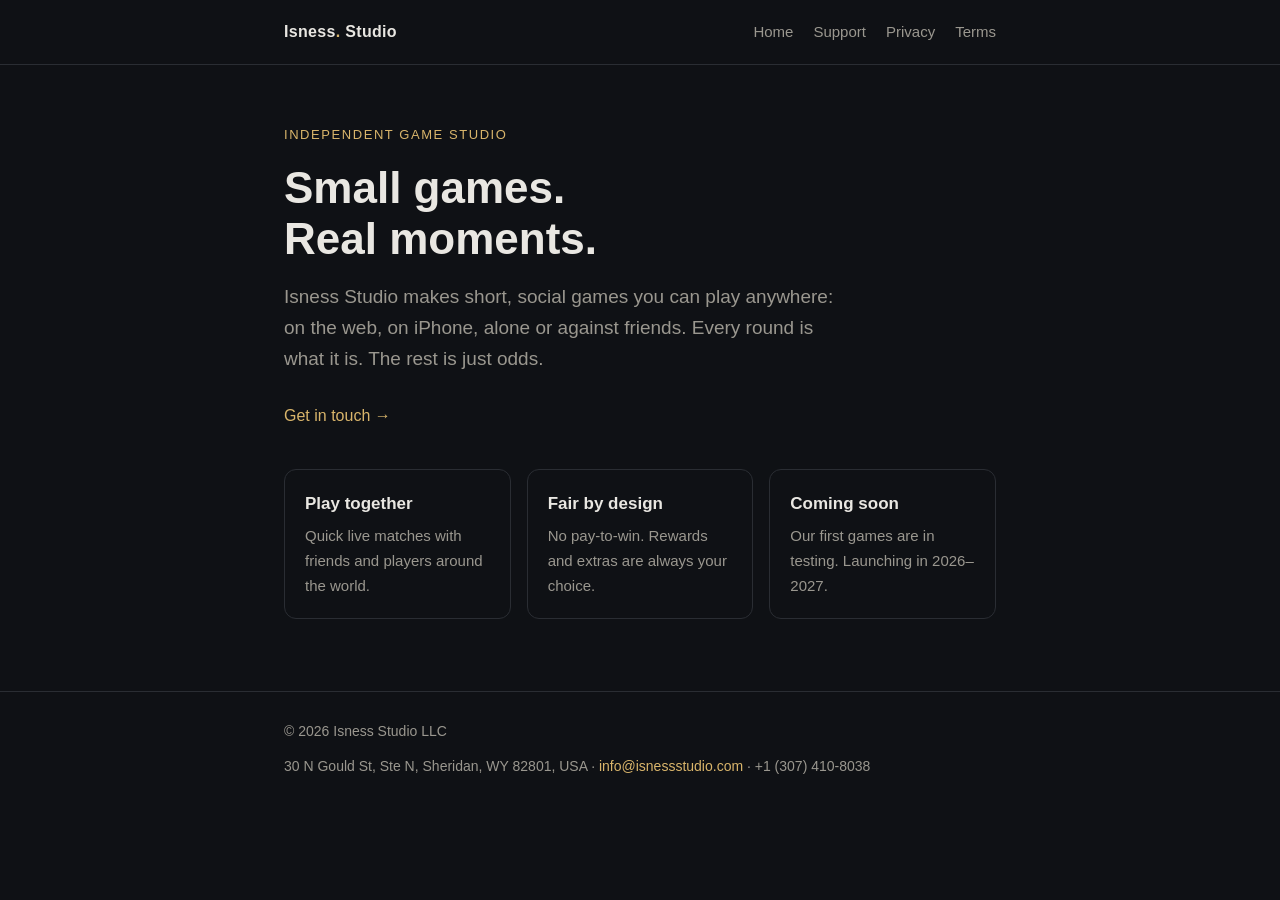
<file: index.html>
<!doctype html><html lang="en"><head><meta charset="utf-8"><meta name="viewport" content="width=device-width,initial-scale=1"><title>Isness Studio</title><meta name="description" content="Isness Studio LLC makes small, thoughtful games and apps."><link rel="stylesheet" href="style.css"></head><body><header><div class="wrap"><a class="logo" href="index.html">Isness<span>.</span> Studio</a><nav><a href="index.html">Home</a><a href="support.html">Support</a><a href="privacy.html">Privacy</a><a href="terms.html">Terms</a></nav></div></header><main><div class="wrap"><section class="hero"><div class="tag">Independent game studio</div><h1>Small games.<br>Real moments.</h1><p>Isness Studio makes short, social games you can play anywhere: on the web, on iPhone, alone or against friends. Every round is what it is. The rest is just odds.</p><a href="support.html">Get in touch →</a></section><div class="cards"><div class="card"><h3>Play together</h3><p>Quick live matches with friends and players around the world.</p></div><div class="card"><h3>Fair by design</h3><p>No pay-to-win. Rewards and extras are always your choice.</p></div><div class="card"><h3>Coming soon</h3><p>Our first games are in testing. Launching in 2026–2027.</p></div></div></div></main><footer><div class="wrap"><div>© 2026 Isness Studio LLC</div><div>30 N Gould St, Ste N, Sheridan, WY 82801, USA · <a href="mailto:info@isnessstudio.com">info@isnessstudio.com</a> · +1 (307) 410-8038</div></div></footer></body></html>
</file>
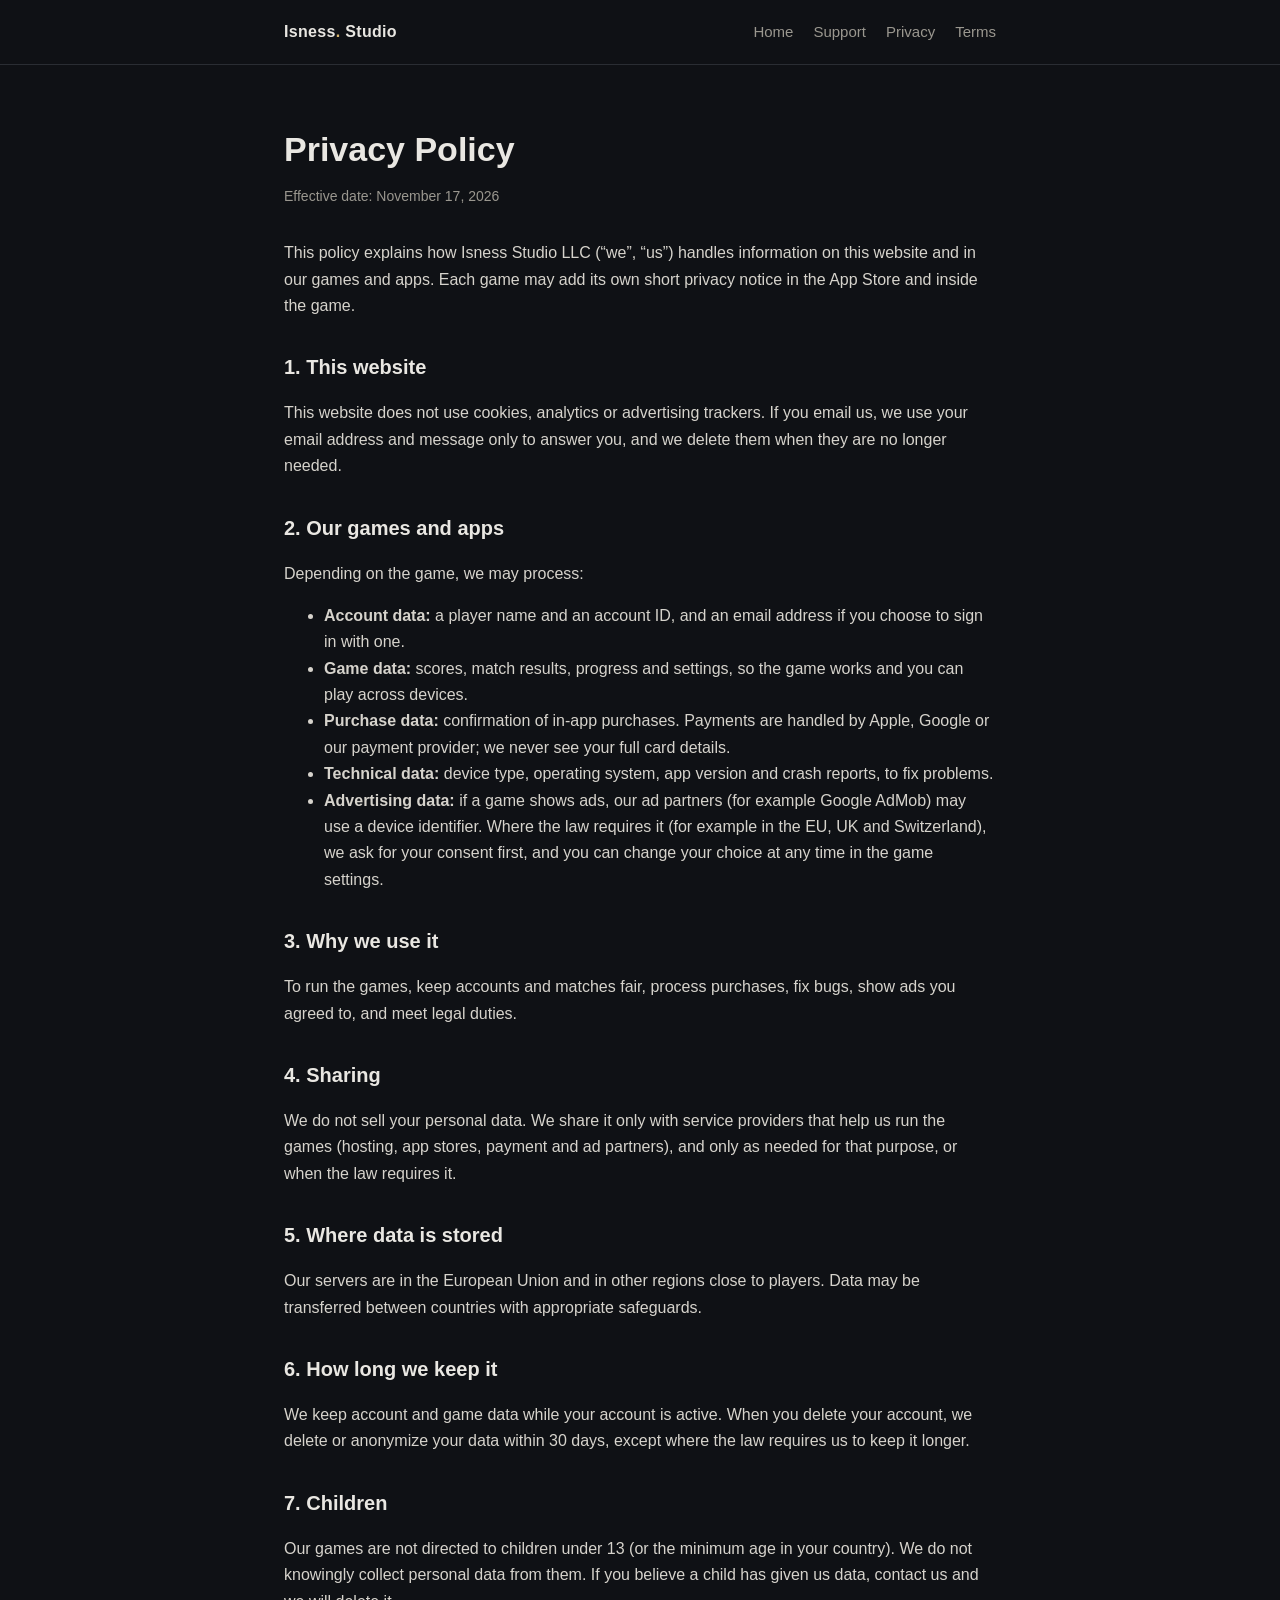
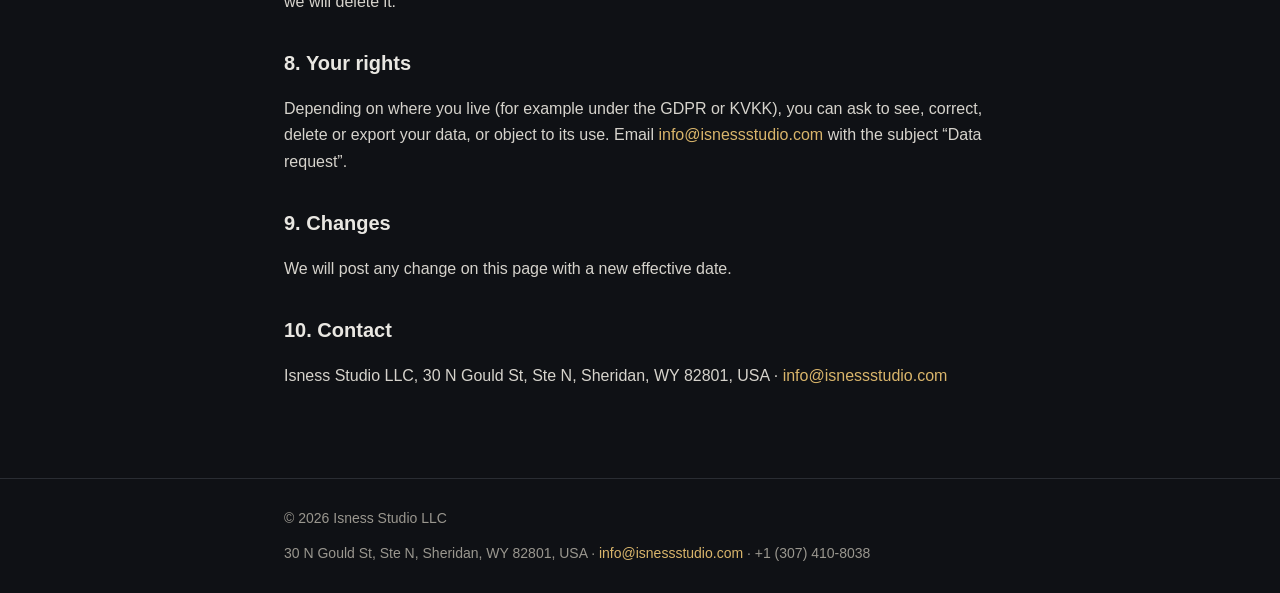
<file: privacy.html>
<!doctype html><html lang="en"><head><meta charset="utf-8"><meta name="viewport" content="width=device-width,initial-scale=1"><title>Privacy Policy · Isness Studio</title><meta name="description" content="Isness Studio LLC makes small, thoughtful games and apps."><link rel="stylesheet" href="style.css"></head><body><header><div class="wrap"><a class="logo" href="index.html">Isness<span>.</span> Studio</a><nav><a href="index.html">Home</a><a href="support.html">Support</a><a href="privacy.html">Privacy</a><a href="terms.html">Terms</a></nav></div></header><main><div class="wrap"><h1 class="page">Privacy Policy</h1><div class="meta">Effective date: November 17, 2026</div><p>This policy explains how Isness Studio LLC (“we”, “us”) handles information on this website and in our games and apps. Each game may add its own short privacy notice in the App Store and inside the game.</p><h2>1. This website</h2><p>This website does not use cookies, analytics or advertising trackers. If you email us, we use your email address and message only to answer you, and we delete them when they are no longer needed.</p><h2>2. Our games and apps</h2><p>Depending on the game, we may process:</p><ul><li><b>Account data:</b> a player name and an account ID, and an email address if you choose to sign in with one.</li><li><b>Game data:</b> scores, match results, progress and settings, so the game works and you can play across devices.</li><li><b>Purchase data:</b> confirmation of in-app purchases. Payments are handled by Apple, Google or our payment provider; we never see your full card details.</li><li><b>Technical data:</b> device type, operating system, app version and crash reports, to fix problems.</li><li><b>Advertising data:</b> if a game shows ads, our ad partners (for example Google AdMob) may use a device identifier. Where the law requires it (for example in the EU, UK and Switzerland), we ask for your consent first, and you can change your choice at any time in the game settings.</li></ul><h2>3. Why we use it</h2><p>To run the games, keep accounts and matches fair, process purchases, fix bugs, show ads you agreed to, and meet legal duties.</p><h2>4. Sharing</h2><p>We do not sell your personal data. We share it only with service providers that help us run the games (hosting, app stores, payment and ad partners), and only as needed for that purpose, or when the law requires it.</p><h2>5. Where data is stored</h2><p>Our servers are in the European Union and in other regions close to players. Data may be transferred between countries with appropriate safeguards.</p><h2>6. How long we keep it</h2><p>We keep account and game data while your account is active. When you delete your account, we delete or anonymize your data within 30 days, except where the law requires us to keep it longer.</p><h2>7. Children</h2><p>Our games are not directed to children under 13 (or the minimum age in your country). We do not knowingly collect personal data from them. If you believe a child has given us data, contact us and we will delete it.</p><h2>8. Your rights</h2><p>Depending on where you live (for example under the GDPR or KVKK), you can ask to see, correct, delete or export your data, or object to its use. Email <a href="mailto:info@isnessstudio.com">info@isnessstudio.com</a> with the subject “Data request”.</p><h2>9. Changes</h2><p>We will post any change on this page with a new effective date.</p><h2>10. Contact</h2><p>Isness Studio LLC, 30 N Gould St, Ste N, Sheridan, WY 82801, USA · <a href="mailto:info@isnessstudio.com">info@isnessstudio.com</a></p></div></main><footer><div class="wrap"><div>© 2026 Isness Studio LLC</div><div>30 N Gould St, Ste N, Sheridan, WY 82801, USA · <a href="mailto:info@isnessstudio.com">info@isnessstudio.com</a> · +1 (307) 410-8038</div></div></footer></body></html>
</file>
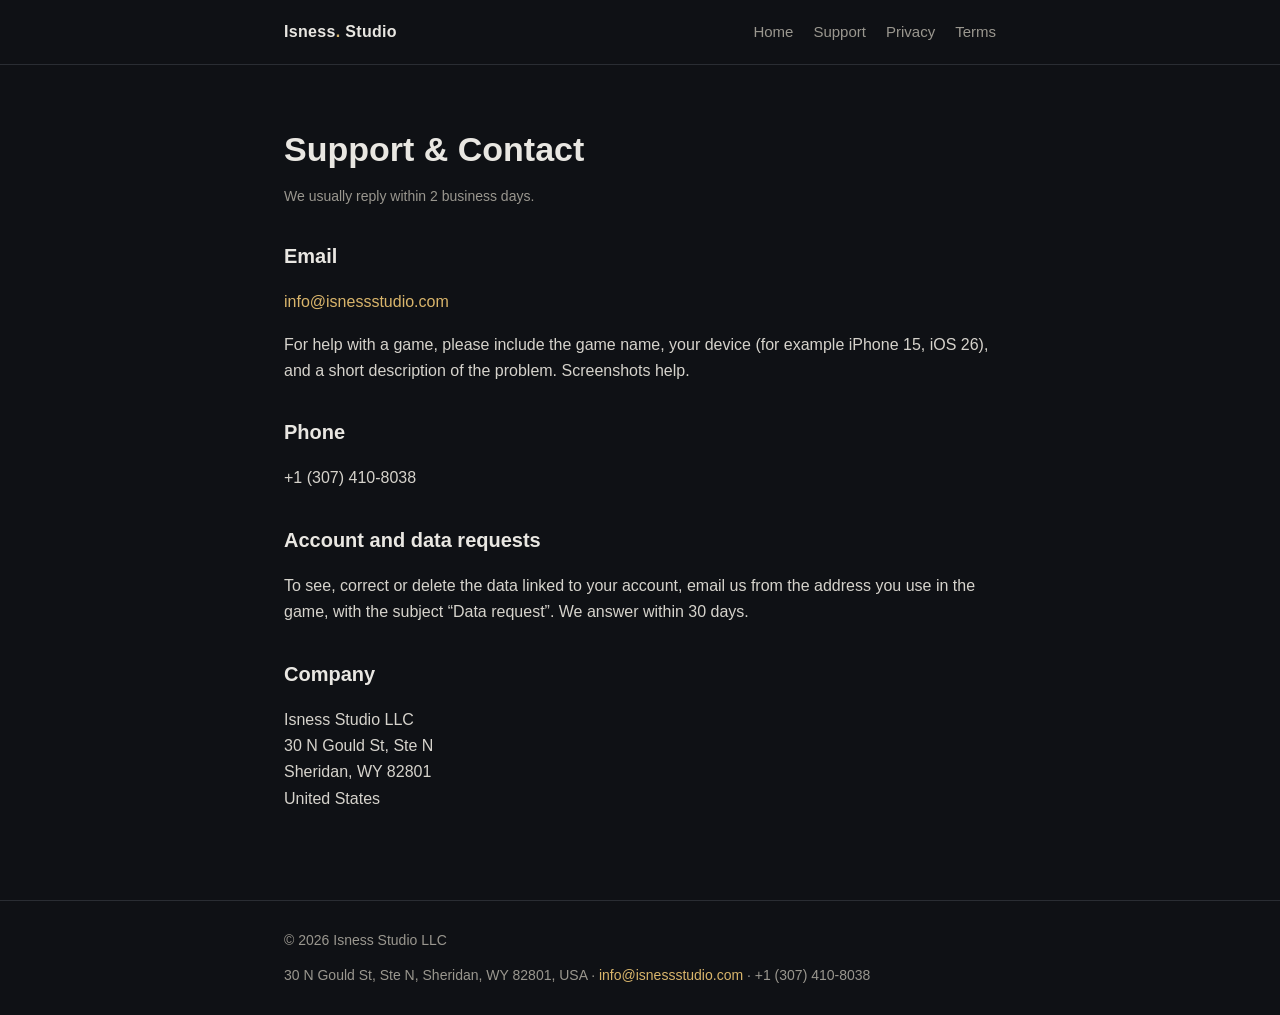
<file: support.html>
<!doctype html><html lang="en"><head><meta charset="utf-8"><meta name="viewport" content="width=device-width,initial-scale=1"><title>Support · Isness Studio</title><meta name="description" content="Isness Studio LLC makes small, thoughtful games and apps."><link rel="stylesheet" href="style.css"></head><body><header><div class="wrap"><a class="logo" href="index.html">Isness<span>.</span> Studio</a><nav><a href="index.html">Home</a><a href="support.html">Support</a><a href="privacy.html">Privacy</a><a href="terms.html">Terms</a></nav></div></header><main><div class="wrap"><h1 class="page">Support &amp; Contact</h1><div class="meta">We usually reply within 2 business days.</div><h2>Email</h2><p><a href="mailto:info@isnessstudio.com">info@isnessstudio.com</a></p><p>For help with a game, please include the game name, your device (for example iPhone 15, iOS 26), and a short description of the problem. Screenshots help.</p><h2>Phone</h2><p>+1 (307) 410-8038</p><h2>Account and data requests</h2><p>To see, correct or delete the data linked to your account, email us from the address you use in the game, with the subject “Data request”. We answer within 30 days.</p><h2>Company</h2><p>Isness Studio LLC<br>30 N Gould St, Ste N<br>Sheridan, WY 82801<br>United States</p></div></main><footer><div class="wrap"><div>© 2026 Isness Studio LLC</div><div>30 N Gould St, Ste N, Sheridan, WY 82801, USA · <a href="mailto:info@isnessstudio.com">info@isnessstudio.com</a> · +1 (307) 410-8038</div></div></footer></body></html>
</file>
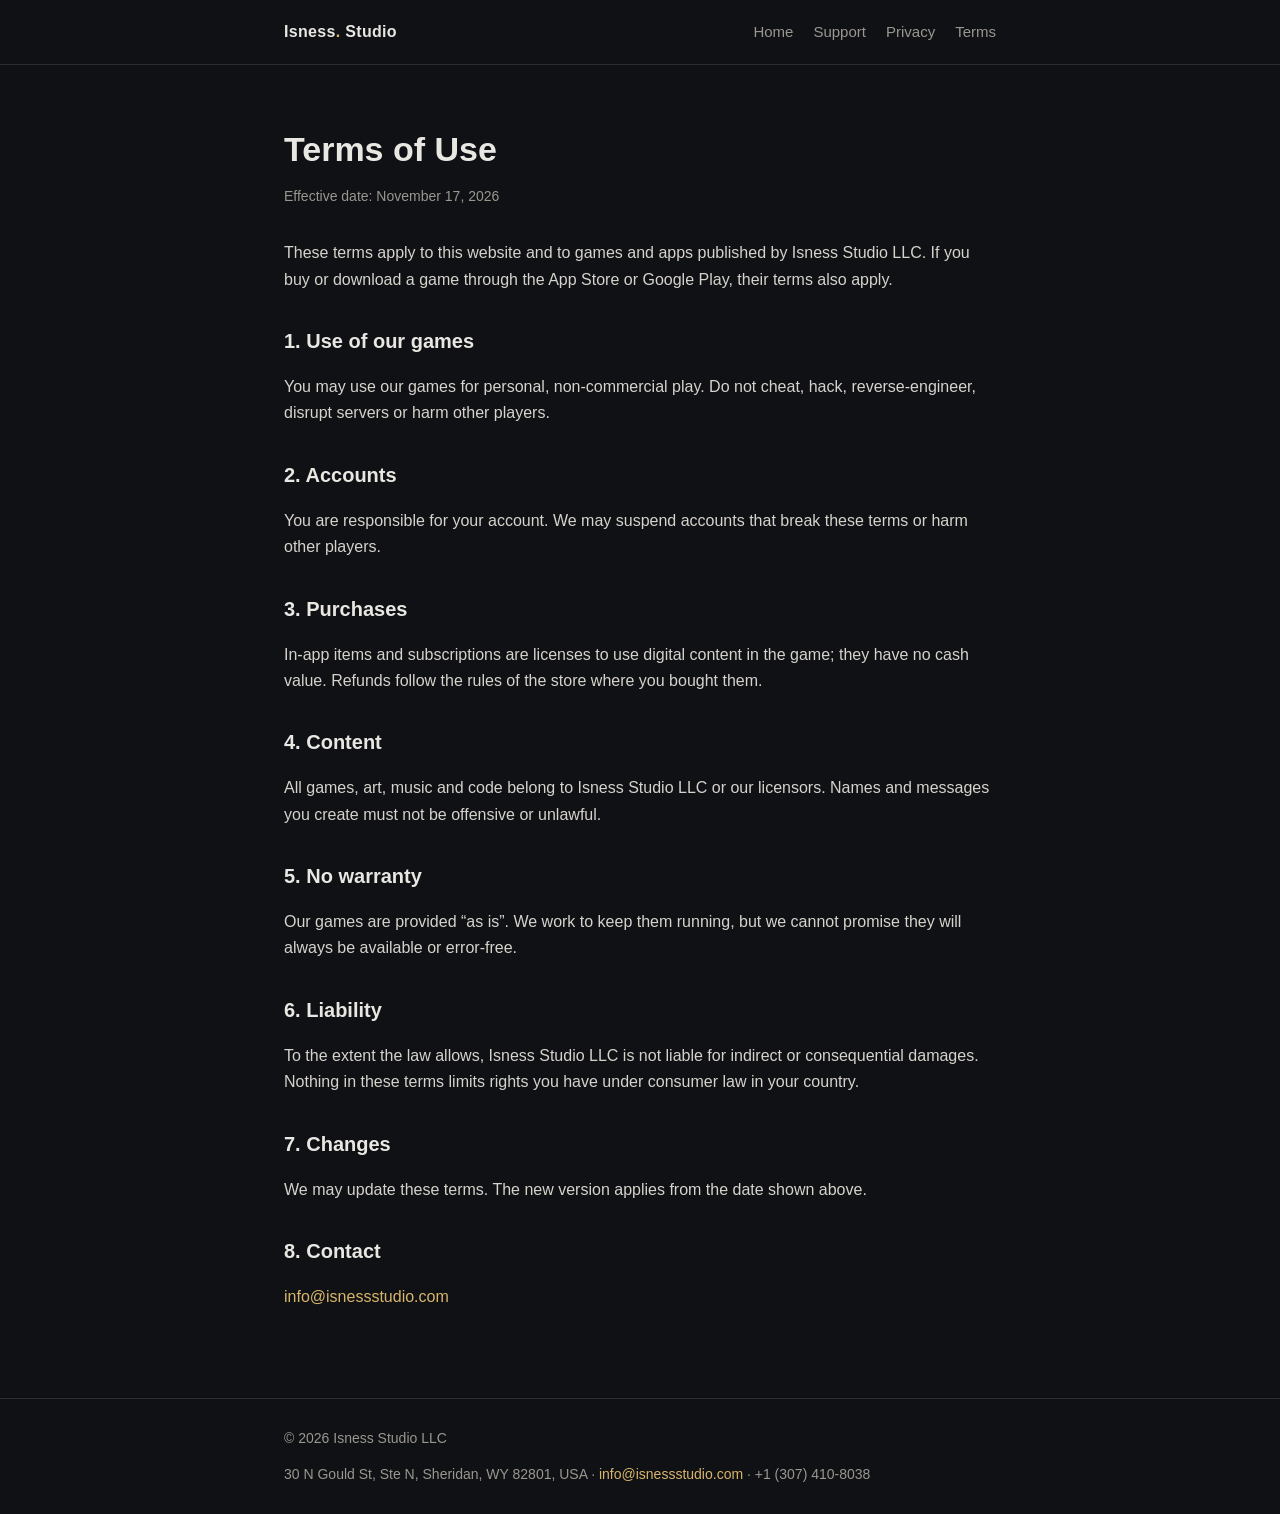
<file: terms.html>
<!doctype html><html lang="en"><head><meta charset="utf-8"><meta name="viewport" content="width=device-width,initial-scale=1"><title>Terms of Use · Isness Studio</title><meta name="description" content="Isness Studio LLC makes small, thoughtful games and apps."><link rel="stylesheet" href="style.css"></head><body><header><div class="wrap"><a class="logo" href="index.html">Isness<span>.</span> Studio</a><nav><a href="index.html">Home</a><a href="support.html">Support</a><a href="privacy.html">Privacy</a><a href="terms.html">Terms</a></nav></div></header><main><div class="wrap"><h1 class="page">Terms of Use</h1><div class="meta">Effective date: November 17, 2026</div><p>These terms apply to this website and to games and apps published by Isness Studio LLC. If you buy or download a game through the App Store or Google Play, their terms also apply.</p><h2>1. Use of our games</h2><p>You may use our games for personal, non-commercial play. Do not cheat, hack, reverse-engineer, disrupt servers or harm other players.</p><h2>2. Accounts</h2><p>You are responsible for your account. We may suspend accounts that break these terms or harm other players.</p><h2>3. Purchases</h2><p>In-app items and subscriptions are licenses to use digital content in the game; they have no cash value. Refunds follow the rules of the store where you bought them.</p><h2>4. Content</h2><p>All games, art, music and code belong to Isness Studio LLC or our licensors. Names and messages you create must not be offensive or unlawful.</p><h2>5. No warranty</h2><p>Our games are provided “as is”. We work to keep them running, but we cannot promise they will always be available or error-free.</p><h2>6. Liability</h2><p>To the extent the law allows, Isness Studio LLC is not liable for indirect or consequential damages. Nothing in these terms limits rights you have under consumer law in your country.</p><h2>7. Changes</h2><p>We may update these terms. The new version applies from the date shown above.</p><h2>8. Contact</h2><p><a href="mailto:info@isnessstudio.com">info@isnessstudio.com</a></p></div></main><footer><div class="wrap"><div>© 2026 Isness Studio LLC</div><div>30 N Gould St, Ste N, Sheridan, WY 82801, USA · <a href="mailto:info@isnessstudio.com">info@isnessstudio.com</a> · +1 (307) 410-8038</div></div></footer></body></html>
</file>
<file: style.css>
:root{--bg:#0f1115;--fg:#e9e7e2;--muted:#9a978f;--line:#2a2d33;--accent:#d9b56b}
*{box-sizing:border-box}
html,body{margin:0;background:var(--bg);color:var(--fg);font:16px/1.65 -apple-system,BlinkMacSystemFont,"Segoe UI",Inter,Roboto,Helvetica,Arial,sans-serif}
a{color:var(--accent);text-decoration:none}a:hover{text-decoration:underline}
.wrap{max-width:760px;margin:0 auto;padding:0 24px}
header{border-bottom:1px solid var(--line)}
header .wrap{display:flex;justify-content:space-between;align-items:center;height:64px}
.logo{font-weight:700;letter-spacing:.02em;color:var(--fg)}
.logo span{color:var(--accent)}
nav a{color:var(--muted);margin-left:20px;font-size:15px}nav a:hover{color:var(--fg)}
main{padding:56px 0 72px}
.hero h1{font-size:44px;line-height:1.15;margin:0 0 16px;font-weight:700}
.hero p{font-size:19px;color:var(--muted);margin:0 0 28px;max-width:560px}
.tag{display:inline-block;font-size:13px;letter-spacing:.12em;text-transform:uppercase;color:var(--accent);margin-bottom:18px}
.cards{display:grid;grid-template-columns:repeat(auto-fit,minmax(220px,1fr));gap:16px;margin-top:40px}
.card{border:1px solid var(--line);border-radius:12px;padding:20px}
.card h3{margin:0 0 6px;font-size:17px}.card p{margin:0;color:var(--muted);font-size:15px}
h1.page{font-size:34px;margin:0 0 8px}
.meta{color:var(--muted);font-size:14px;margin-bottom:32px}
h2{font-size:20px;margin:32px 0 8px}
p,li{color:#d6d3cc}
footer{border-top:1px solid var(--line);color:var(--muted);font-size:14px}
footer .wrap{padding:28px 24px;display:flex;flex-wrap:wrap;justify-content:space-between;gap:12px}
@media(max-width:560px){.hero h1{font-size:34px}nav a{margin-left:14px}}
</file>
